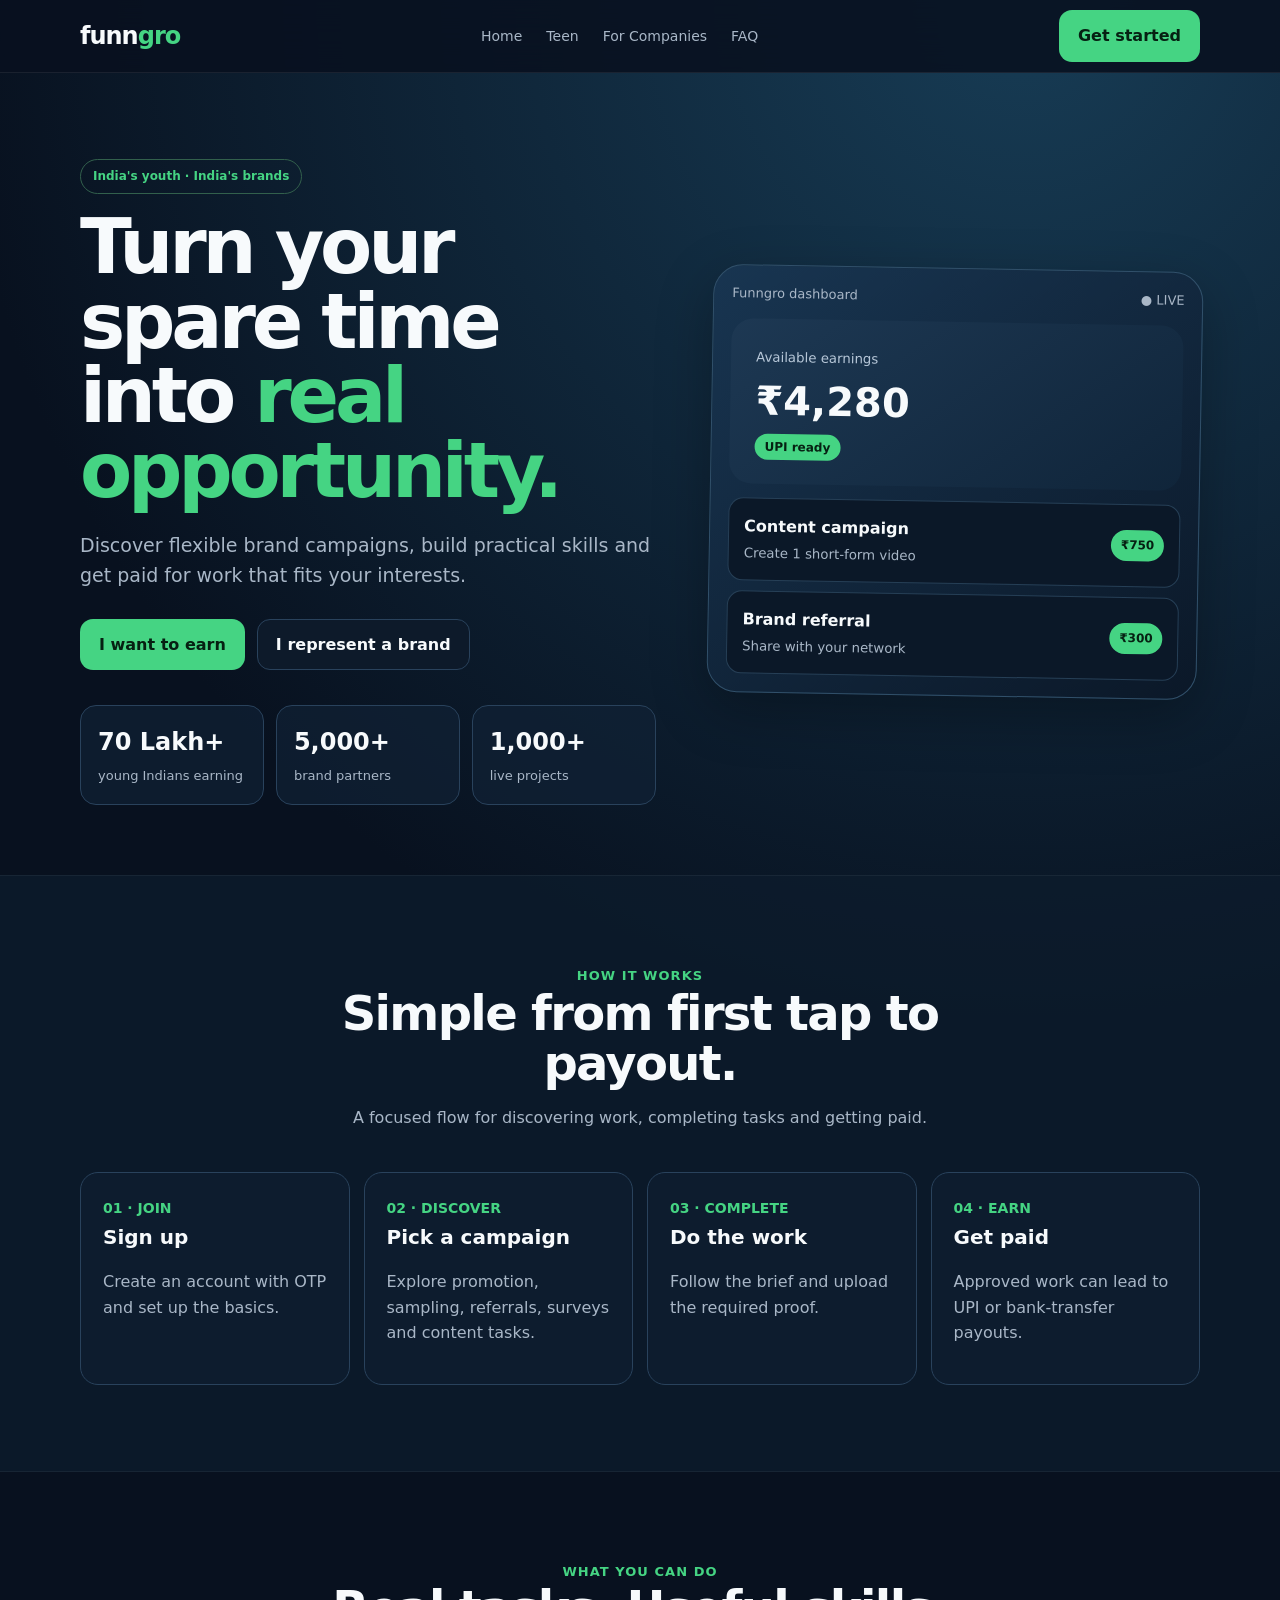
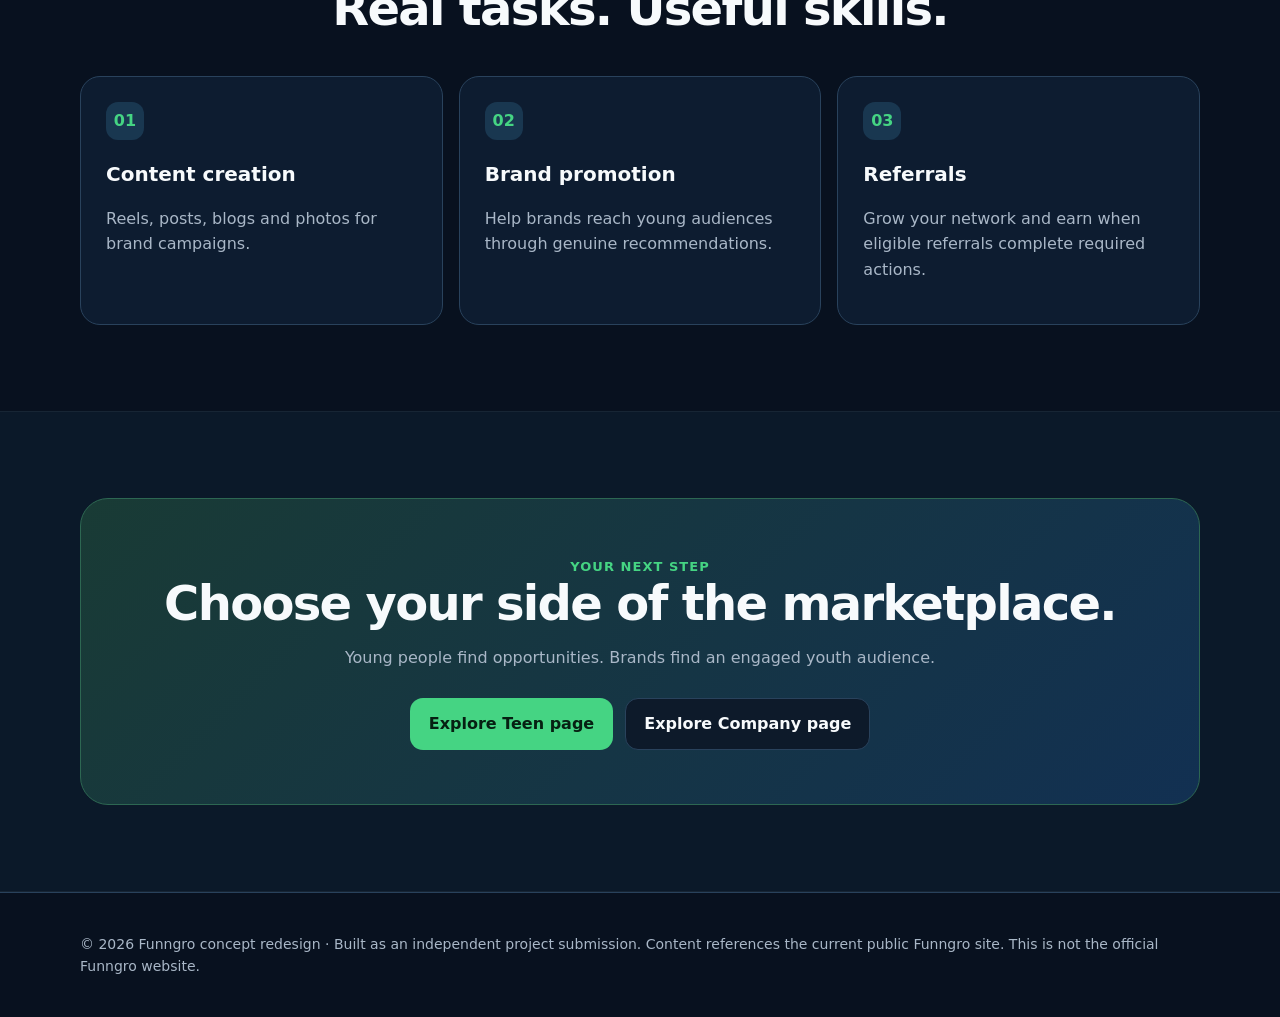
<file: index.html>
<!doctype html>
<html lang="en"><head>
<meta charset="utf-8"><meta name="viewport" content="width=device-width,initial-scale=1">
<title>Funngro — Smart Youth & Brand Marketplace</title><meta name="description" content="An independent responsive concept redesign for Funngro, connecting young earners and brands.">
<link rel="canonical" href="https://www.funngro.com/">
<meta property="og:title" content="Funngro — Smart Youth & Brand Marketplace"><meta property="og:description" content="An independent responsive concept redesign for Funngro, connecting young earners and brands.">
<meta name="theme-color" content="#08111f"><link rel="stylesheet" href="style.css">
</head><body>
<nav class="nav"><div class="container navin">
<a class="logo" href="index.html">funn<span>gro</span></a>
<div class="links">
<a href="index.html">Home</a><a href="teen.html" >Teen</a>
<a href="company.html" >For Companies</a>
<a href="#faq">FAQ</a>
</div><a class="btn green" href="#start">Get started</a>
</div></nav>
<header class="hero"><div class="container grid2"><div>
<span class="badge">India's youth · India's brands</span>
<h1>Turn your spare time into <span style="color:var(--green)">real opportunity.</span></h1>
<p class="lead">Discover flexible brand campaigns, build practical skills and get paid for work that fits your interests.</p>
<div class="actions"><a class="btn green" href="teen.html">I want to earn</a><a class="btn dark" href="company.html">I represent a brand</a></div>
<div class="stats"><div class="stat"><b>70 Lakh+</b><span>young Indians earning</span></div><div class="stat"><b>5,000+</b><span>brand partners</span></div><div class="stat"><b>1,000+</b><span>live projects</span></div></div>
</div><div class="mock"><div class="mocktop"><span>Funngro dashboard</span><span>● LIVE</span></div><div class="balance"><small>Available earnings</small><strong>₹4,280</strong><span class="pill">UPI ready</span></div><div class="task"><div><b>Content campaign</b><br><small class="muted">Create 1 short-form video</small></div><span class="pill">₹750</span></div><div class="task"><div><b>Brand referral</b><br><small class="muted">Share with your network</small></div><span class="pill">₹300</span></div></div></div></header>
<section class="section alt"><div class="container"><div class="center"><span class="kicker">How it works</span><h2>Simple from first tap to payout.</h2><p class="muted">A focused flow for discovering work, completing tasks and getting paid.</p></div>
<div class="steps"><div class="step"><strong>01 · JOIN</strong><h3>Sign up</h3><p class="muted">Create an account with OTP and set up the basics.</p></div><div class="step"><strong>02 · DISCOVER</strong><h3>Pick a campaign</h3><p class="muted">Explore promotion, sampling, referrals, surveys and content tasks.</p></div><div class="step"><strong>03 · COMPLETE</strong><h3>Do the work</h3><p class="muted">Follow the brief and upload the required proof.</p></div><div class="step"><strong>04 · EARN</strong><h3>Get paid</h3><p class="muted">Approved work can lead to UPI or bank-transfer payouts.</p></div></div></div></section>
<section class="section"><div class="container"><div class="center"><span class="kicker">What you can do</span><h2>Real tasks. Useful skills.</h2></div><div class="cards"><div class="card"><div class="num">01</div><h3>Content creation</h3><p class="muted">Reels, posts, blogs and photos for brand campaigns.</p></div><div class="card"><div class="num">02</div><h3>Brand promotion</h3><p class="muted">Help brands reach young audiences through genuine recommendations.</p></div><div class="card"><div class="num">03</div><h3>Referrals</h3><p class="muted">Grow your network and earn when eligible referrals complete required actions.</p></div></div></div></section>
<section class="section alt" id="start"><div class="container"><div class="cta"><span class="kicker">Your next step</span><h2>Choose your side of the marketplace.</h2><p class="muted">Young people find opportunities. Brands find an engaged youth audience.</p><div class="actions" style="justify-content:center"><a class="btn green" href="teen.html">Explore Teen page</a><a class="btn dark" href="company.html">Explore Company page</a></div></div></div></section>

<footer><div class="container">© 2026 Funngro concept redesign · Built as an independent project submission. Content references the current public Funngro site. This is not the official Funngro website.</div></footer>
<script src="script.js"></script></body></html>
</file>
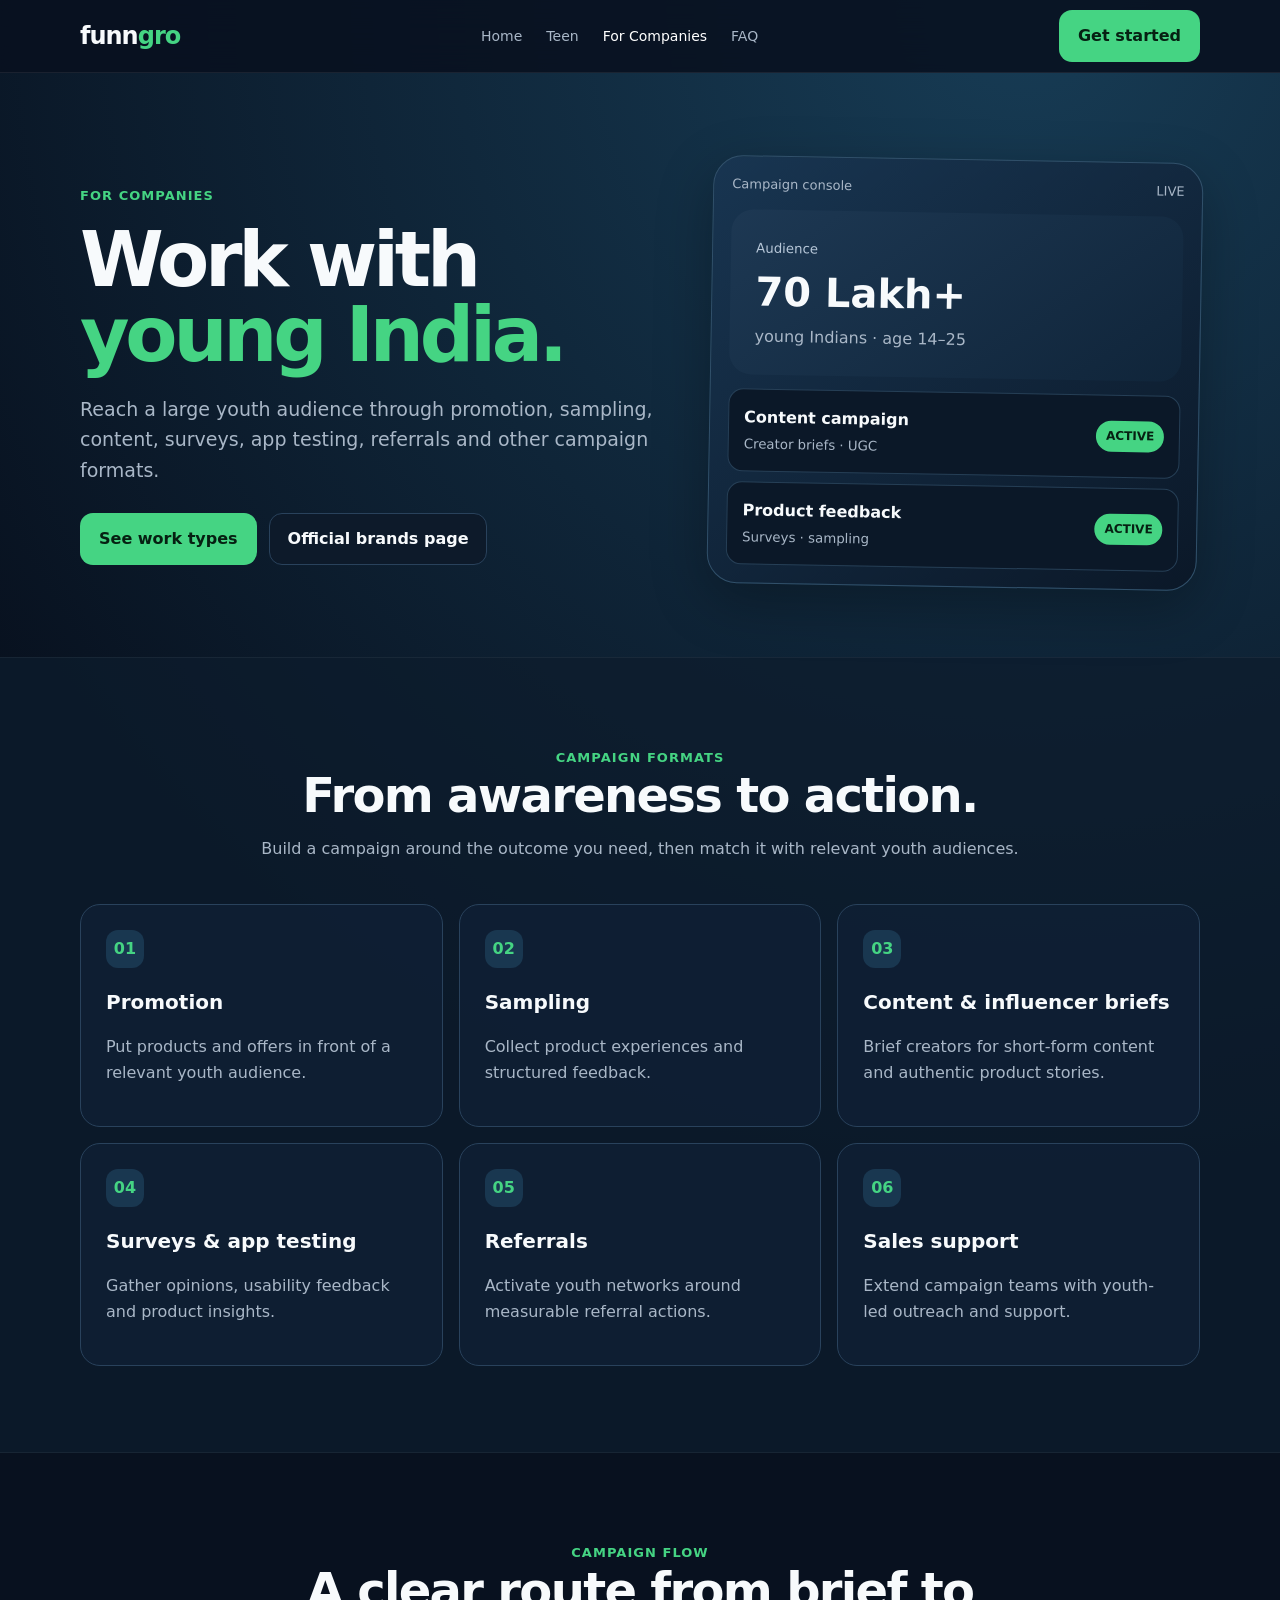
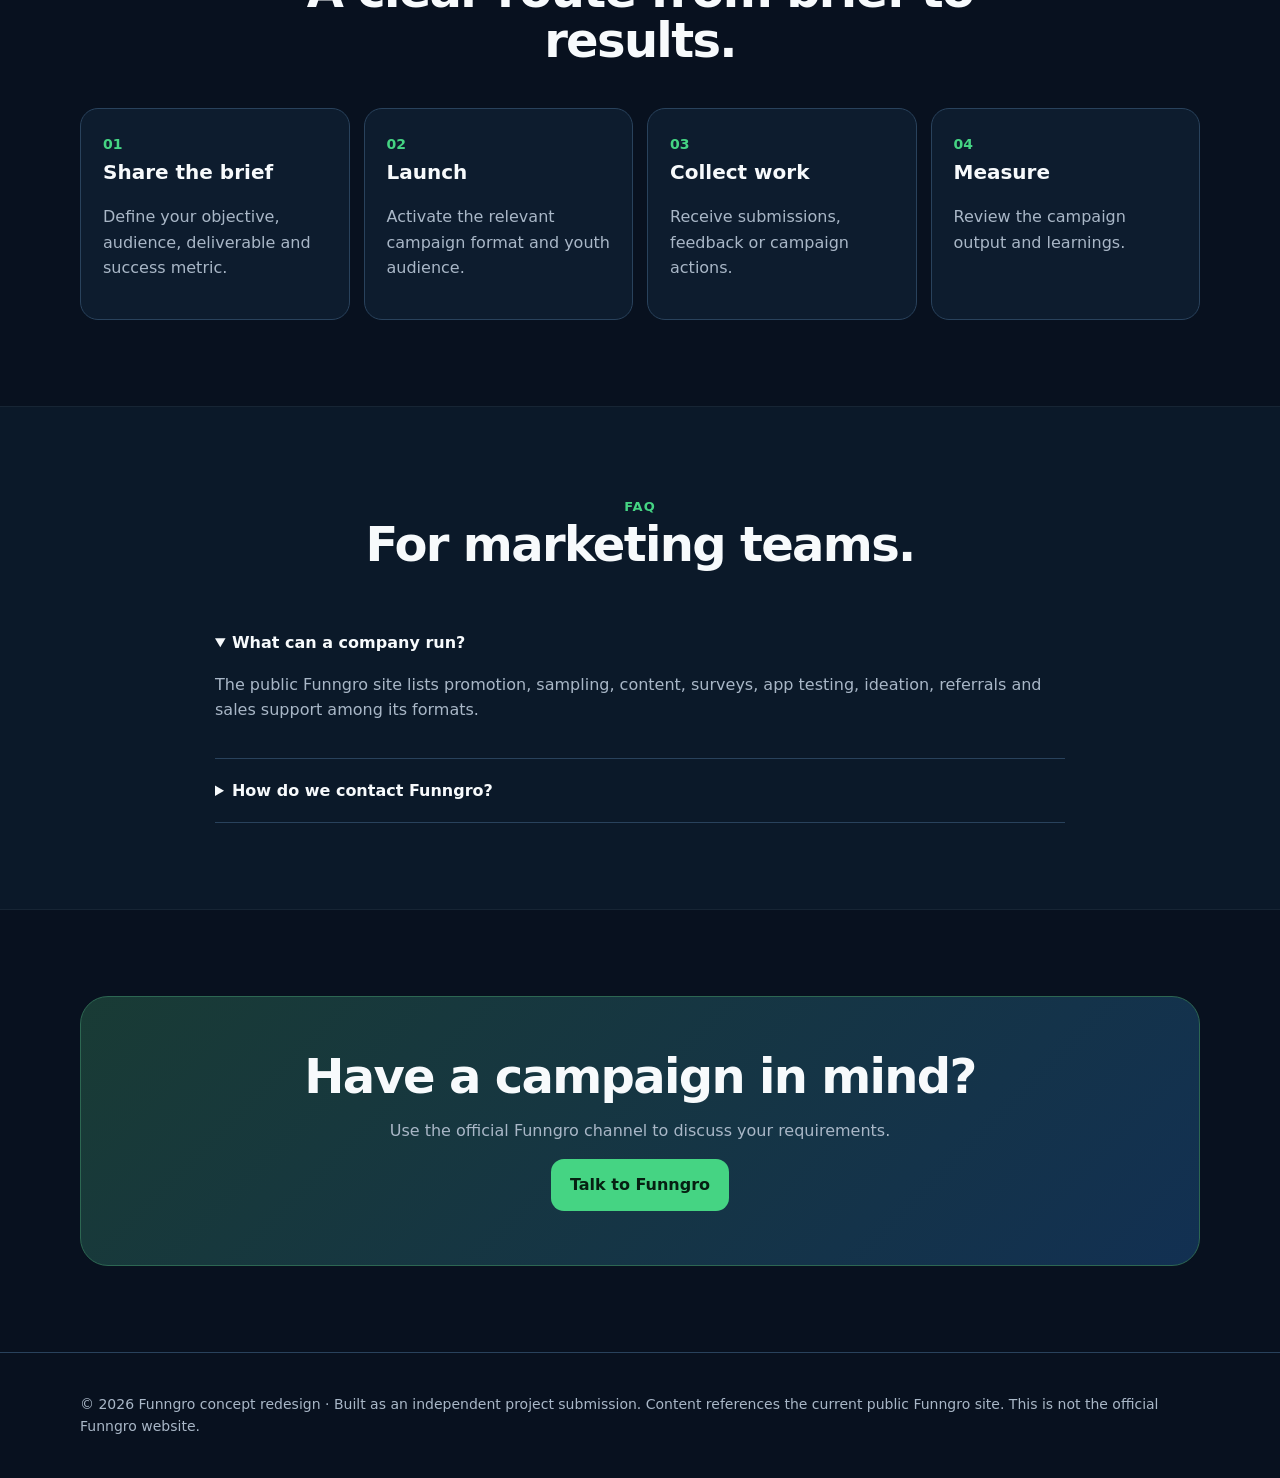
<file: company.html>
<!doctype html>
<html lang="en"><head>
<meta charset="utf-8"><meta name="viewport" content="width=device-width,initial-scale=1">
<title>Funngro for Companies — Work with Young India</title><meta name="description" content="Reach young India through promotion, sampling, content, surveys, referrals and more.">
<link rel="canonical" href="https://www.funngro.com/for-brands">
<meta property="og:title" content="Funngro for Companies — Work with Young India"><meta property="og:description" content="Reach young India through promotion, sampling, content, surveys, referrals and more.">
<meta name="theme-color" content="#08111f"><link rel="stylesheet" href="style.css">
</head><body>
<nav class="nav"><div class="container navin">
<a class="logo" href="index.html">funn<span>gro</span></a>
<div class="links">
<a href="index.html">Home</a><a href="teen.html" >Teen</a>
<a href="company.html" style="color:#fff">For Companies</a>
<a href="#faq">FAQ</a>
</div><a class="btn green" href="#start">Get started</a>
</div></nav>
<header class="hero"><div class="container grid2"><div>
<span class="kicker">For companies</span><h1>Work with <span style="color:var(--green)">young India.</span></h1>
<p class="lead">Reach a large youth audience through promotion, sampling, content, surveys, app testing, referrals and other campaign formats.</p>
<div class="actions"><a class="btn green" href="#work">See work types</a><a class="btn dark" href="https://www.funngro.com/for-brands" rel="noopener">Official brands page</a></div>
</div><div class="mock"><div class="mocktop"><span>Campaign console</span><span>LIVE</span></div><div class="balance"><small>Audience</small><strong>70 Lakh+</strong><span class="muted">young Indians · age 14–25</span></div><div class="task"><div><b>Content campaign</b><br><small class="muted">Creator briefs · UGC</small></div><span class="pill">ACTIVE</span></div><div class="task"><div><b>Product feedback</b><br><small class="muted">Surveys · sampling</small></div><span class="pill">ACTIVE</span></div></div></div></header>
<section class="section alt" id="work"><div class="container"><div class="center"><span class="kicker">Campaign formats</span><h2>From awareness to action.</h2><p class="muted">Build a campaign around the outcome you need, then match it with relevant youth audiences.</p></div><div class="cards"><div class="card"><div class="num">01</div><h3>Promotion</h3><p class="muted">Put products and offers in front of a relevant youth audience.</p></div><div class="card"><div class="num">02</div><h3>Sampling</h3><p class="muted">Collect product experiences and structured feedback.</p></div><div class="card"><div class="num">03</div><h3>Content & influencer briefs</h3><p class="muted">Brief creators for short-form content and authentic product stories.</p></div><div class="card"><div class="num">04</div><h3>Surveys & app testing</h3><p class="muted">Gather opinions, usability feedback and product insights.</p></div><div class="card"><div class="num">05</div><h3>Referrals</h3><p class="muted">Activate youth networks around measurable referral actions.</p></div><div class="card"><div class="num">06</div><h3>Sales support</h3><p class="muted">Extend campaign teams with youth-led outreach and support.</p></div></div></div></section>
<section class="section"><div class="container"><div class="center"><span class="kicker">Campaign flow</span><h2>A clear route from brief to results.</h2></div><div class="steps"><div class="step"><strong>01</strong><h3>Share the brief</h3><p class="muted">Define your objective, audience, deliverable and success metric.</p></div><div class="step"><strong>02</strong><h3>Launch</h3><p class="muted">Activate the relevant campaign format and youth audience.</p></div><div class="step"><strong>03</strong><h3>Collect work</h3><p class="muted">Receive submissions, feedback or campaign actions.</p></div><div class="step"><strong>04</strong><h3>Measure</h3><p class="muted">Review the campaign output and learnings.</p></div></div></div></section>
<section class="section alt" id="faq"><div class="container"><div class="center"><span class="kicker">FAQ</span><h2>For marketing teams.</h2></div><div class="faq"><details open><summary>What can a company run?</summary><p class="muted">The public Funngro site lists promotion, sampling, content, surveys, app testing, ideation, referrals and sales support among its formats.</p></details><details><summary>How do we contact Funngro?</summary><p class="muted">The current public contact page lists hello@funngro.com for brands and partnerships.</p></details></div></div></section>
<section class="section"><div class="container"><div class="cta"><h2>Have a campaign in mind?</h2><p class="muted">Use the official Funngro channel to discuss your requirements.</p><a class="btn green" href="https://www.funngro.com/for-brands" rel="noopener">Talk to Funngro</a></div></div></section>

<footer><div class="container">© 2026 Funngro concept redesign · Built as an independent project submission. Content references the current public Funngro site. This is not the official Funngro website.</div></footer>
<script src="script.js"></script></body></html>
</file>
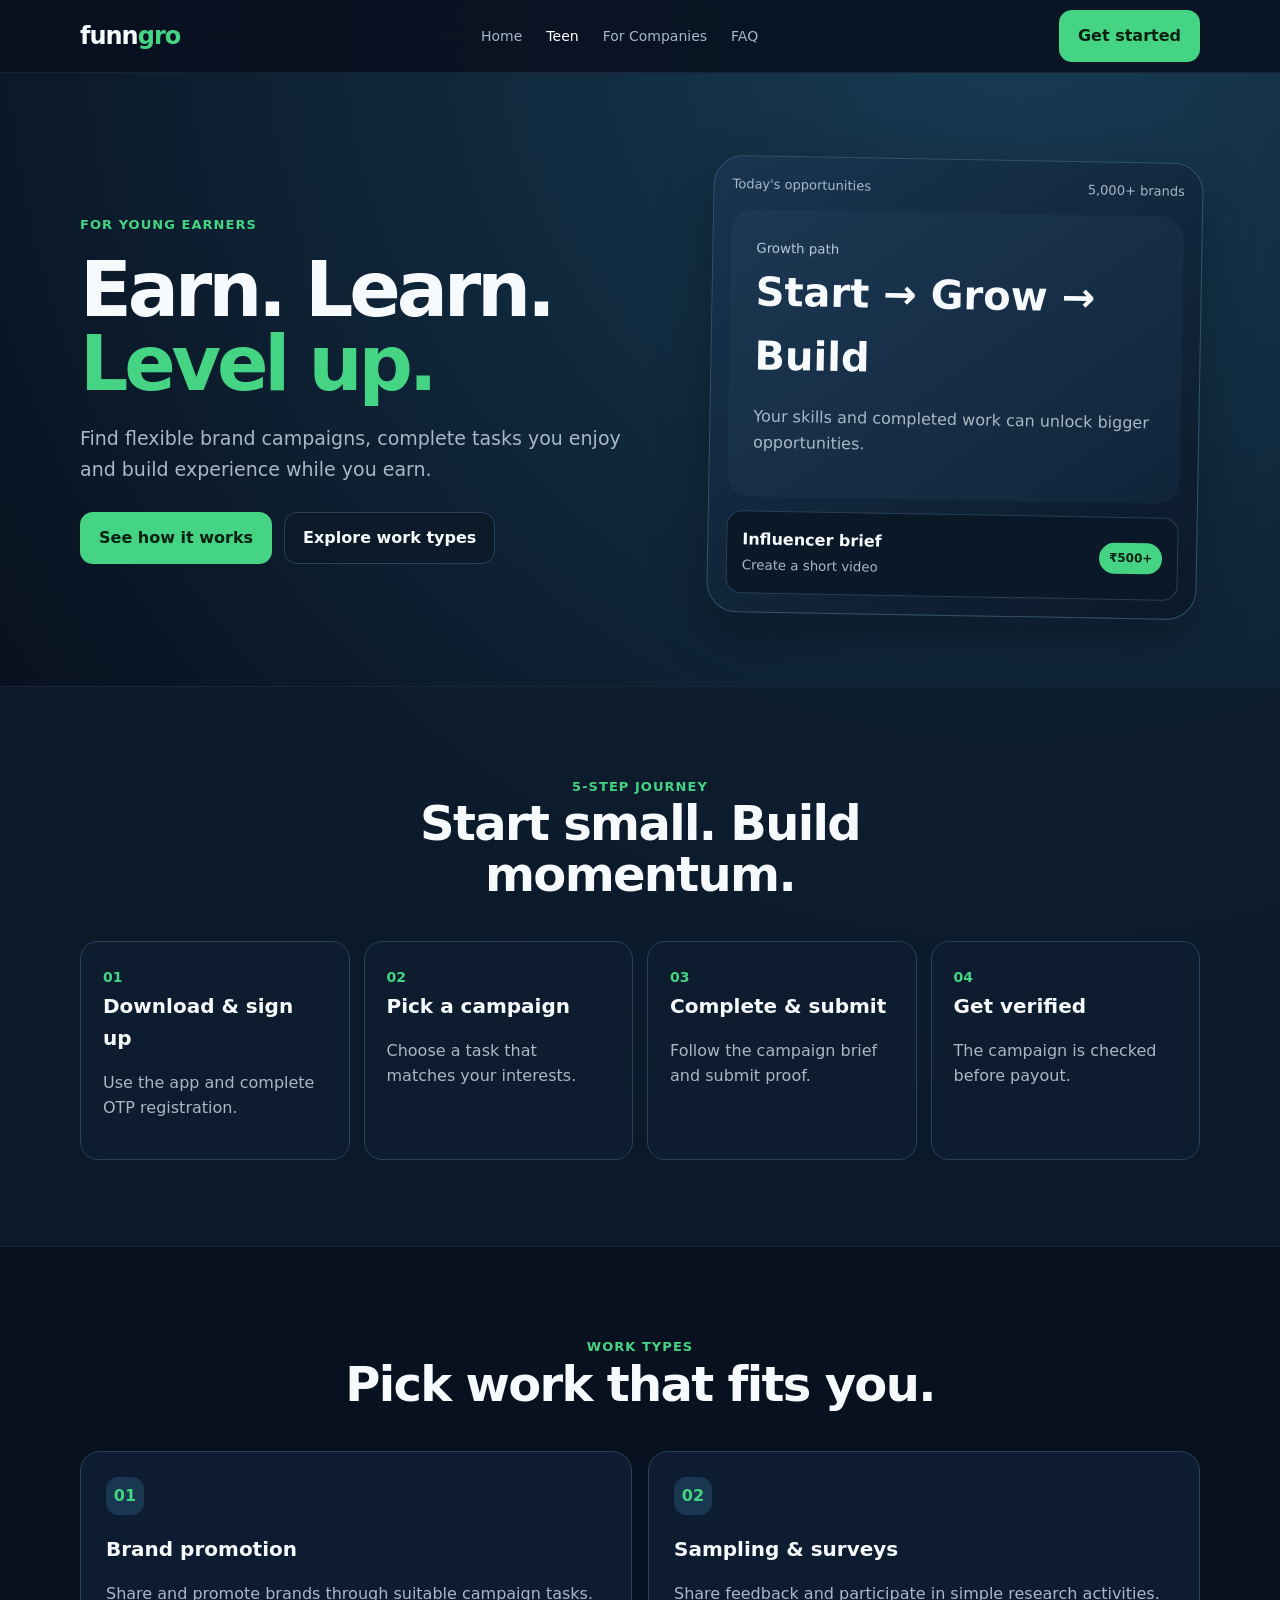
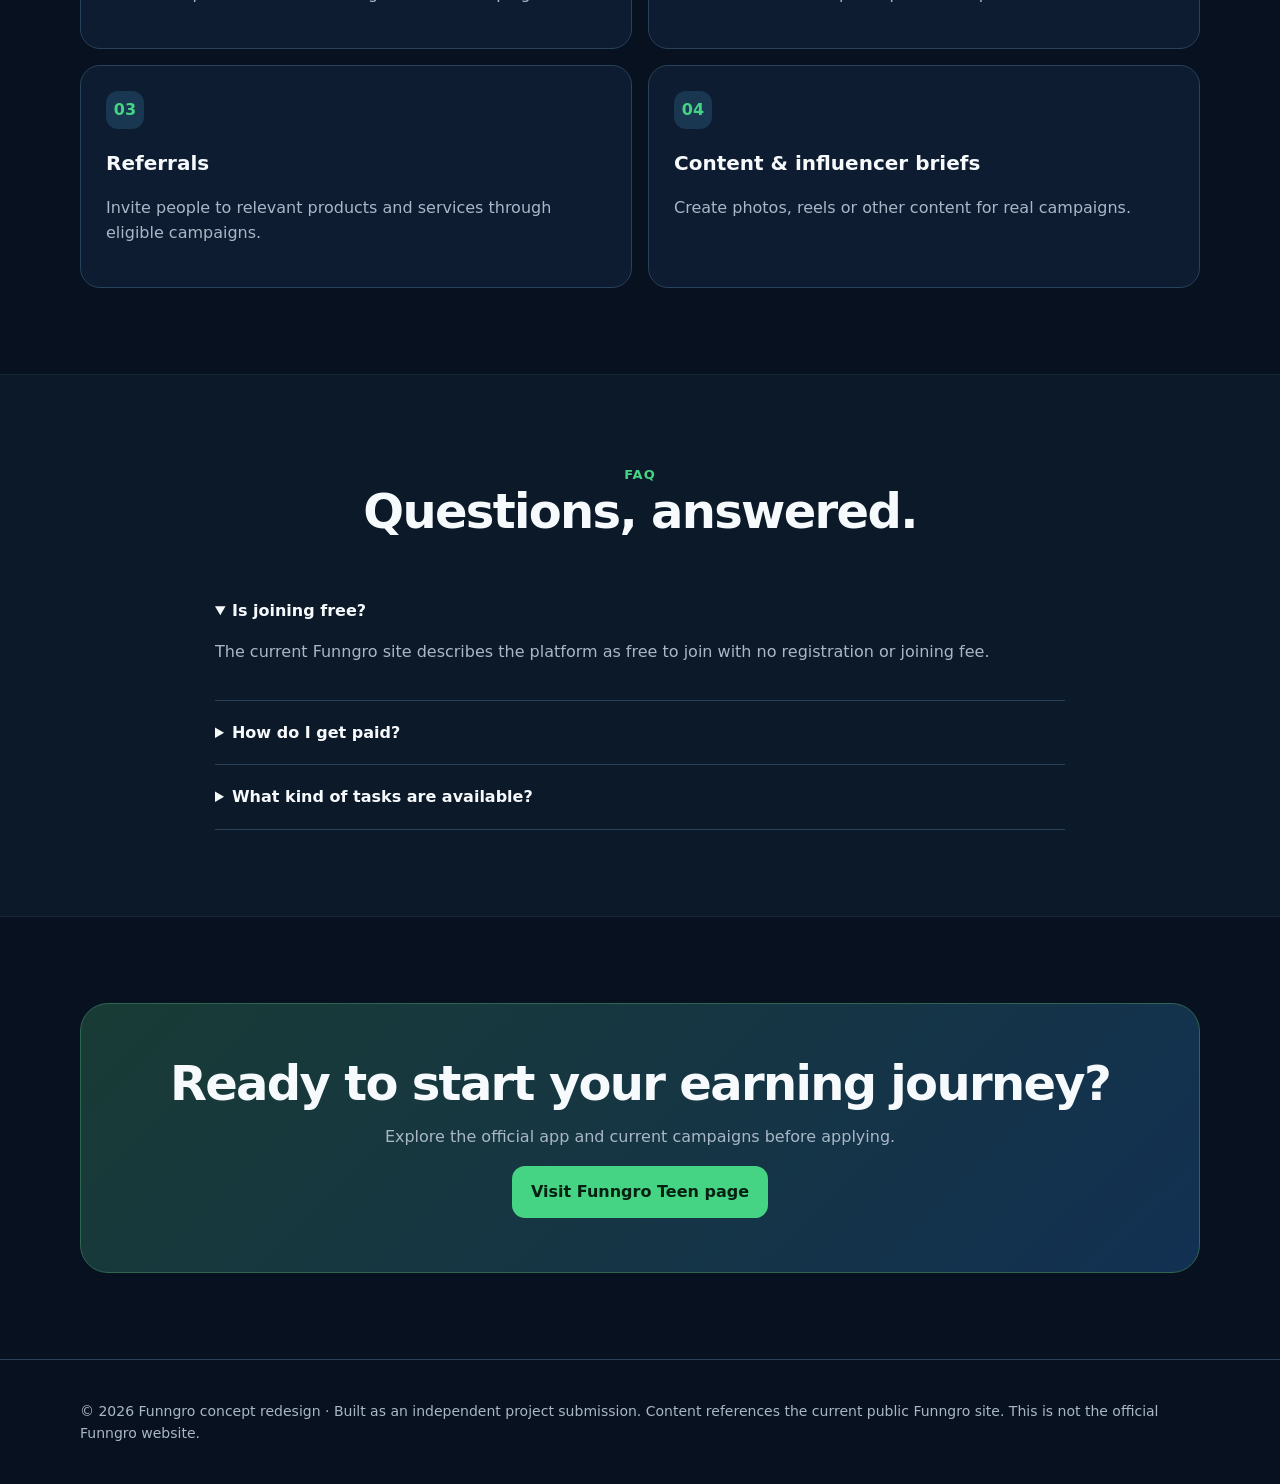
<file: teen.html>
<!doctype html>
<html lang="en"><head>
<meta charset="utf-8"><meta name="viewport" content="width=device-width,initial-scale=1">
<title>Funngro for Teens — Earn, Learn, Level Up</title><meta name="description" content="Explore flexible brand campaigns, content, referrals, sampling and surveys for young earners.">
<link rel="canonical" href="https://www.funngro.com/teen">
<meta property="og:title" content="Funngro for Teens — Earn, Learn, Level Up"><meta property="og:description" content="Explore flexible brand campaigns, content, referrals, sampling and surveys for young earners.">
<meta name="theme-color" content="#08111f"><link rel="stylesheet" href="style.css">
</head><body>
<nav class="nav"><div class="container navin">
<a class="logo" href="index.html">funn<span>gro</span></a>
<div class="links">
<a href="index.html">Home</a><a href="teen.html" style="color:#fff">Teen</a>
<a href="company.html" >For Companies</a>
<a href="#faq">FAQ</a>
</div><a class="btn green" href="#start">Get started</a>
</div></nav>
<header class="hero"><div class="container grid2"><div>
<span class="kicker">For young earners</span><h1>Earn. Learn. <span style="color:var(--green)">Level up.</span></h1>
<p class="lead">Find flexible brand campaigns, complete tasks you enjoy and build experience while you earn.</p>
<div class="actions"><a class="btn green" href="#steps">See how it works</a><a class="btn dark" href="#work">Explore work types</a></div>
</div><div class="mock"><div class="mocktop"><span>Today's opportunities</span><span>5,000+ brands</span></div><div class="balance"><small>Growth path</small><strong>Start → Grow → Build</strong><p class="muted">Your skills and completed work can unlock bigger opportunities.</p></div><div class="task"><div><b>Influencer brief</b><br><small class="muted">Create a short video</small></div><span class="pill">₹500+</span></div></div></div></header>
<section class="section alt" id="steps"><div class="container"><div class="center"><span class="kicker">5-step journey</span><h2>Start small. Build momentum.</h2></div><div class="steps"><div class="step"><strong>01</strong><h3>Download & sign up</h3><p class="muted">Use the app and complete OTP registration.</p></div><div class="step"><strong>02</strong><h3>Pick a campaign</h3><p class="muted">Choose a task that matches your interests.</p></div><div class="step"><strong>03</strong><h3>Complete & submit</h3><p class="muted">Follow the campaign brief and submit proof.</p></div><div class="step"><strong>04</strong><h3>Get verified</h3><p class="muted">The campaign is checked before payout.</p></div></div></div></section>
<section class="section" id="work"><div class="container"><div class="center"><span class="kicker">Work types</span><h2>Pick work that fits you.</h2></div><div class="work"><div class="card"><div class="num">01</div><h3>Brand promotion</h3><p class="muted">Share and promote brands through suitable campaign tasks.</p></div><div class="card"><div class="num">02</div><h3>Sampling & surveys</h3><p class="muted">Share feedback and participate in simple research activities.</p></div><div class="card"><div class="num">03</div><h3>Referrals</h3><p class="muted">Invite people to relevant products and services through eligible campaigns.</p></div><div class="card"><div class="num">04</div><h3>Content & influencer briefs</h3><p class="muted">Create photos, reels or other content for real campaigns.</p></div></div></div></section>
<section class="section alt" id="faq"><div class="container"><div class="center"><span class="kicker">FAQ</span><h2>Questions, answered.</h2></div><div class="faq"><details open><summary>Is joining free?</summary><p class="muted">The current Funngro site describes the platform as free to join with no registration or joining fee.</p></details><details><summary>How do I get paid?</summary><p class="muted">The current site describes payouts through UPI or bank transfer after successful verification.</p></details><details><summary>What kind of tasks are available?</summary><p class="muted">Publicly listed categories include promotion, sampling, referrals, surveys and content/influencer work.</p></details></div></div></section>
<section class="section"><div class="container"><div class="cta" id="start"><h2>Ready to start your earning journey?</h2><p class="muted">Explore the official app and current campaigns before applying.</p><a class="btn green" href="https://www.funngro.com/teen" rel="noopener">Visit Funngro Teen page</a></div></div></section>

<footer><div class="container">© 2026 Funngro concept redesign · Built as an independent project submission. Content references the current public Funngro site. This is not the official Funngro website.</div></footer>
<script src="script.js"></script></body></html>
</file>
<file: style.css>
:root{
  --bg:#08111f; --panel:#102136; --panel2:#152a42; --text:#f7fafc;
  --muted:#a9b7c7; --green:#45d483; --green2:#1fb866; --line:#29425c;
  --orange:#ffb648; --white:#fff; --shadow:0 18px 55px rgba(0,0,0,.28);
}
*{box-sizing:border-box}
html{scroll-behavior:smooth}
body{margin:0;background:radial-gradient(circle at 80% 0%,#173c55 0,#08111f 38%);color:var(--text);font-family:Inter,ui-sans-serif,system-ui,-apple-system,BlinkMacSystemFont,"Segoe UI",sans-serif;line-height:1.6}
a{color:inherit;text-decoration:none}
.container{width:min(1120px,92%);margin:auto}
.nav{position:sticky;top:0;z-index:10;background:rgba(8,17,31,.88);backdrop-filter:blur(16px);border-bottom:1px solid rgba(255,255,255,.07)}
.navin{height:72px;display:flex;align-items:center;justify-content:space-between}
.logo{font-weight:900;font-size:24px;letter-spacing:-1px}.logo span{color:var(--green)}
.links{display:flex;gap:24px;color:var(--muted);font-size:14px}.links a:hover{color:#fff}
.btn{display:inline-flex;align-items:center;justify-content:center;gap:8px;border-radius:13px;padding:12px 18px;font-weight:800;border:1px solid transparent;cursor:pointer}
.btn.green{background:var(--green);color:#062012}.btn.dark{border-color:var(--line);background:#0d1a2a}
.hero{padding:86px 0 70px}
.grid2{display:grid;grid-template-columns:1.08fr .92fr;gap:54px;align-items:center}
.kicker{color:var(--green);font-weight:800;letter-spacing:.08em;text-transform:uppercase;font-size:13px}
h1{font-size:clamp(42px,7vw,76px);line-height:.98;letter-spacing:-.055em;margin:16px 0 22px}
h2{font-size:clamp(30px,4vw,48px);line-height:1.05;letter-spacing:-.035em;margin:0 0 15px}
h3{margin:0 0 8px;font-size:20px}
.lead{font-size:19px;color:var(--muted);max-width:650px}
.actions{display:flex;gap:12px;flex-wrap:wrap;margin-top:28px}
.stats{display:grid;grid-template-columns:repeat(3,1fr);gap:12px;margin-top:35px}
.stat{padding:17px;border:1px solid var(--line);background:rgba(16,33,54,.7);border-radius:16px}.stat b{display:block;font-size:24px}.stat span{color:var(--muted);font-size:13px}
.mock{background:linear-gradient(145deg,#183551,#0b1828);border:1px solid #31506a;border-radius:30px;padding:18px;box-shadow:var(--shadow);transform:rotate(1deg)}
.mocktop{display:flex;justify-content:space-between;color:#a9b7c7;font-size:13px}.balance{padding:25px;border-radius:22px;background:linear-gradient(145deg,#1d3853,#10253a);margin:14px 0}.balance small{color:#b7c7d8}.balance strong{font-size:40px;display:block}.task{display:flex;justify-content:space-between;align-items:center;padding:15px;border-radius:15px;background:#0b1828;margin-top:10px;border:1px solid #263f56}.pill{color:#062012;background:var(--green);padding:6px 10px;border-radius:999px;font-size:12px;font-weight:800}
.section{padding:86px 0}.section.alt{background:rgba(13,28,45,.72);border-block:1px solid rgba(255,255,255,.05)}
.center{text-align:center;max-width:760px;margin:0 auto 42px}.muted{color:var(--muted)}
.cards{display:grid;grid-template-columns:repeat(3,1fr);gap:16px}
.card{padding:25px;border:1px solid var(--line);background:rgba(16,33,54,.72);border-radius:20px}.num{width:38px;height:38px;display:grid;place-items:center;border-radius:12px;background:#193750;color:var(--green);font-weight:900;margin-bottom:18px}
.steps{display:grid;grid-template-columns:repeat(4,1fr);gap:14px}.step{position:relative;padding:22px;border:1px solid var(--line);border-radius:18px;background:#0d1c2e}.step strong{font-size:14px;color:var(--green)}
.work{display:grid;grid-template-columns:repeat(2,1fr);gap:16px}.work .card{min-height:170px}
.faq{max-width:850px;margin:auto}.faq details{border-bottom:1px solid var(--line);padding:19px 0}.faq summary{cursor:pointer;font-weight:800}
.cta{padding:54px;border-radius:28px;background:linear-gradient(135deg,#193b35,#123052);border:1px solid #2d6752;text-align:center}
footer{padding:40px 0;color:var(--muted);border-top:1px solid var(--line);font-size:14px}
.badge{display:inline-block;border:1px solid #32604c;color:var(--green);border-radius:999px;padding:7px 12px;font-size:12px;font-weight:800}
@media(max-width:820px){
 .links{display:none}.grid2{grid-template-columns:1fr}.hero{padding-top:55px}
 .cards,.steps{grid-template-columns:1fr 1fr}.work{grid-template-columns:1fr}.stats{grid-template-columns:1fr}
}
@media(max-width:520px){.cards,.steps{grid-template-columns:1fr}.navin{height:64px}h1{font-size:46px}.section{padding:62px 0}.cta{padding:34px 22px}}
</file>
